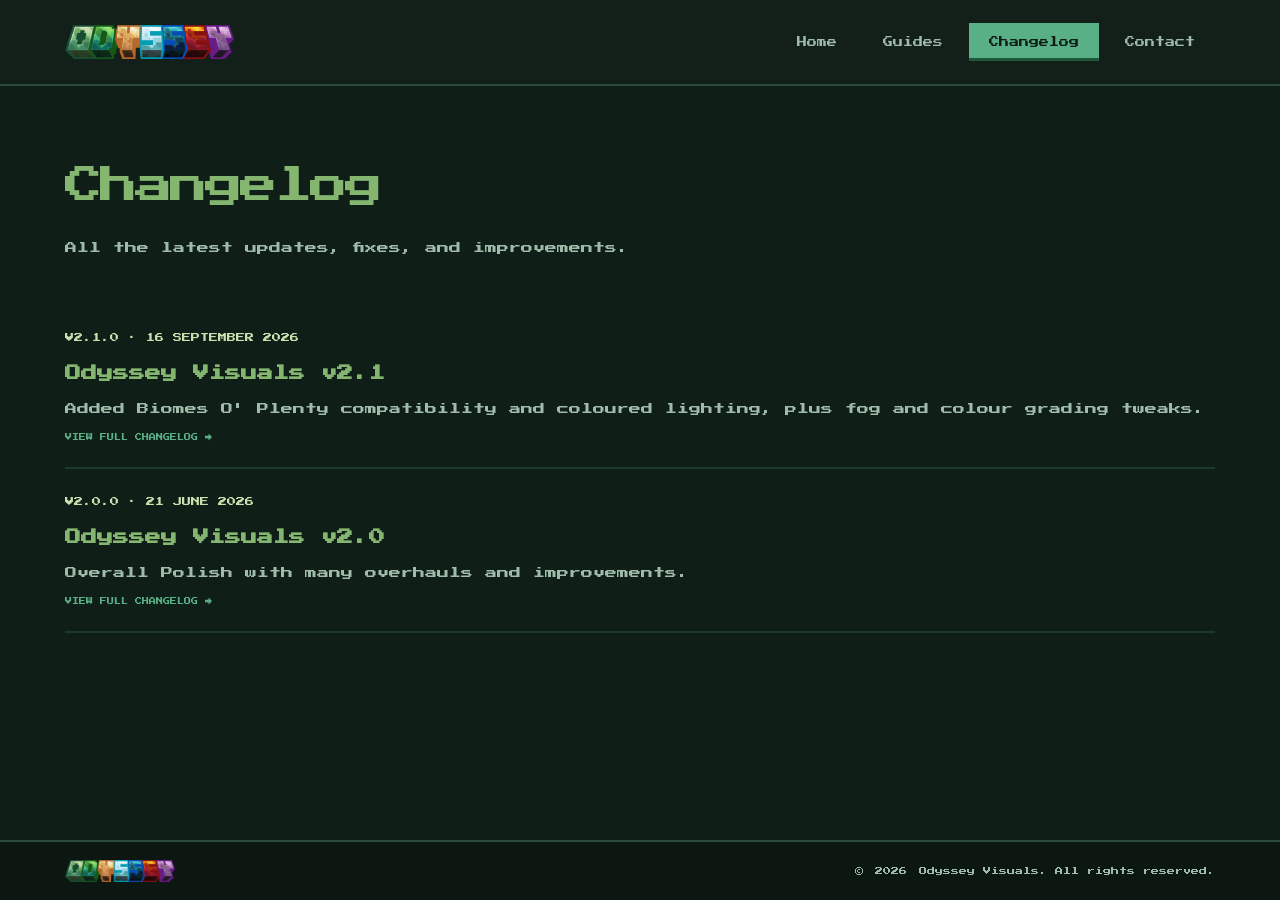
<file: changelog/index.html>
<!doctype html>
<html lang="en">
<head>
<meta charset="utf-8">
<meta name="viewport" content="width=device-width,initial-scale=1">
<title>Changelog | Odyssey Visuals</title>
<meta name="description" content="Release history for Odyssey Visuals, a cinematic visual pack for Minecraft Bedrock.">
<link rel="canonical" href="https://odysseyvisuals.github.io/changelog/">
<link rel="icon" href="/assets/favicon.webp" type="image/webp">
<link rel="preconnect" href="https://fonts.googleapis.com">
<link rel="preconnect" href="https://fonts.gstatic.com" crossorigin>
<link rel="stylesheet" href="https://fonts.googleapis.com/css2?family=Manrope:wght@400;600;700;800&family=Press+Start+2P&display=swap" media="print" onload="this.media='all'">
<noscript><link rel="stylesheet" href="https://fonts.googleapis.com/css2?family=Manrope:wght@400;600;700;800&family=Press+Start+2P&display=swap"></noscript>
<link rel="stylesheet" href="/styles.css">
</head>
<body data-page="changelog">
<a class="skip-link" href="#main">Skip to content</a>
<header class="site-header" id="site-header"></header>

<main id="main">
  <section class="content-section">
    <div class="shell page-intro">
      <h1>Changelog</h1>
      <p>All the latest updates, fixes, and improvements.</p>
    </div>
    <div class="shell changelog" id="changelog-list"></div>
  </section>
</main>

<dialog class="lightbox changelog-modal" aria-label="Full changelog entry">
  <button class="lightbox-close" aria-label="Close changelog entry">×</button>
  <div id="changelog-modal-body"></div>
</dialog>

<footer class="site-footer" id="site-footer"></footer>
<script src="/content.js" defer></script>
<script src="/site.js" defer></script>
<script src="/script.js" defer></script>
</body>
</html>
</file>
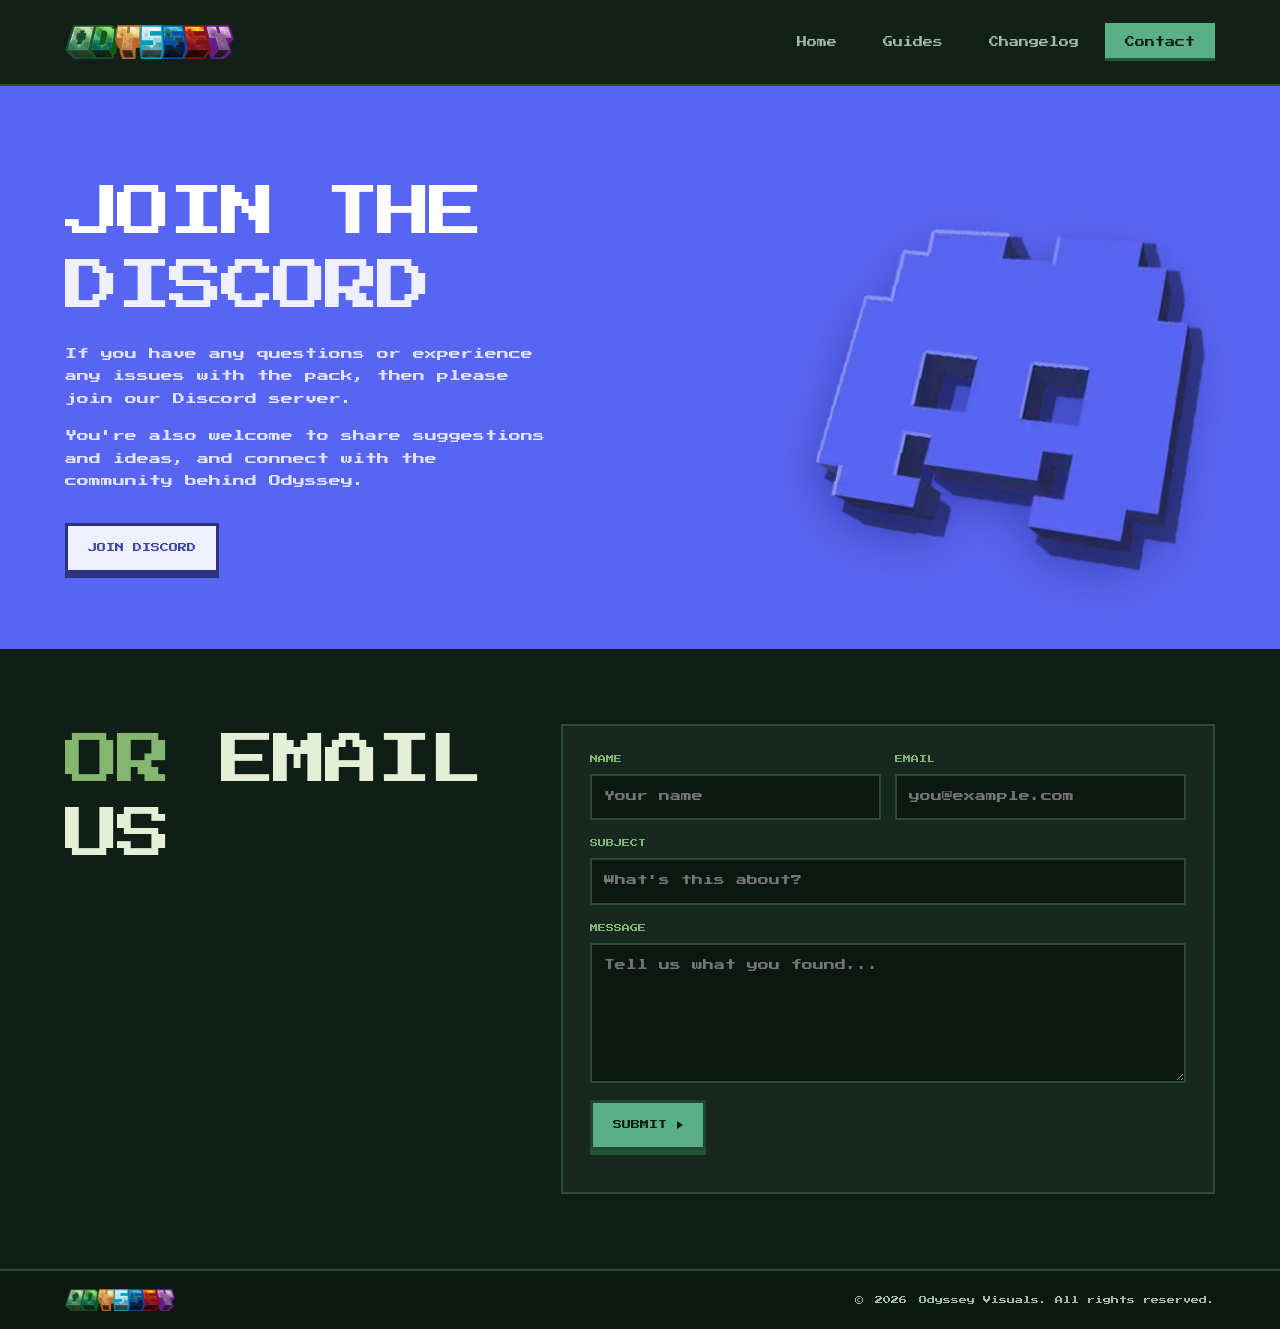
<file: contact/index.html>
<!doctype html>
<html lang="en">
<head>
<meta charset="utf-8">
<meta name="viewport" content="width=device-width,initial-scale=1">
<title>Contact | Odyssey Visuals</title>
<meta name="description" content="Report a bug, send feedback, or join the Odyssey Visuals Discord community.">
<link rel="canonical" href="https://odysseyvisuals.github.io/contact/">
<link rel="icon" href="/assets/favicon.webp" type="image/webp">
<link rel="preconnect" href="https://fonts.googleapis.com">
<link rel="preconnect" href="https://fonts.gstatic.com" crossorigin>
<link rel="stylesheet" href="https://fonts.googleapis.com/css2?family=Manrope:wght@400;600;700;800&family=Press+Start+2P&display=swap" media="print" onload="this.media='all'">
<noscript><link rel="stylesheet" href="https://fonts.googleapis.com/css2?family=Manrope:wght@400;600;700;800&family=Press+Start+2P&display=swap"></noscript>
<link rel="stylesheet" href="/styles.css">
</head>
<body data-page="contact">
<a class="skip-link" href="#main">Skip to content</a>
<header class="site-header" id="site-header"></header>

<main id="main">
  <section class="discord-section">
    <div class="shell discord-inner">
      <div class="discord-copy">
        <h2>JOIN THE <em>DISCORD</em></h2>
        <p class="discord-copy-full">If you have any questions or experience any issues with the pack, then please join our Discord server.</p>
        <p class="discord-copy-full">You're also welcome to share suggestions and ideas, and connect with the community behind Odyssey.</p>
        <p class="discord-copy-short">Questions, bugs, ideas — join our Discord and let's talk.</p>
        <a id="discord-link" class="mc-button primary shine-btn" href="#" target="_blank" rel="noreferrer">JOIN DISCORD</a>
      </div>
      <img class="discord-float" src="/assets/discord-logo.webp" alt="Odyssey Visuals Discord">
    </div>
  </section>

  <section class="content-section email-section">
    <div class="shell email-inner">
      <div class="email-copy">
        <h2>OR <em>EMAIL US</em></h2>
      </div>

      <!-- This form is submitted via JS (see script.js's initContactForm),
           not a plain HTML POST, so it can fail over automatically.
           It first sends to SITE.formEndpoint (Formspree — set that up at
           formspree.io and put the URL in content.js). Formspree is blocked
           outright in some countries/networks, so if it doesn't respond
           within 6 seconds, or errors, the same data is resubmitted to
           Web3Forms using SITE.web3formsAccessKey (get a free key at
           web3forms.com and put it in content.js). The "action"/"method"
           attributes below are just a no-JS fallback shell. -->
      <form class="pixel-panel contact-form" method="POST" action="https://formspree.io/f/moeqarqb" data-form="feedback">
        <div class="form-row">
          <label>NAME<input name="name" required autocomplete="name" placeholder="Your name"></label>
          <label>EMAIL<input name="email" type="email" required autocomplete="email" placeholder="you@example.com"></label>
        </div>
        <label>SUBJECT<input name="subject" required placeholder="What's this about?"></label>
        <label>MESSAGE<textarea name="message" rows="6" required placeholder="Tell us what you found..."></textarea></label>
        <button class="mc-button primary" type="submit">SUBMIT <span class="mc-icon-arrow"></span></button>
        <p class="form-status" aria-live="polite"></p>
      </form>
    </div>
  </section>
</main>

<footer class="site-footer" id="site-footer"></footer>
<script src="/content.js" defer></script>
<script src="/site.js" defer></script>
<script src="/script.js" defer></script>
</body>
</html>
</file>
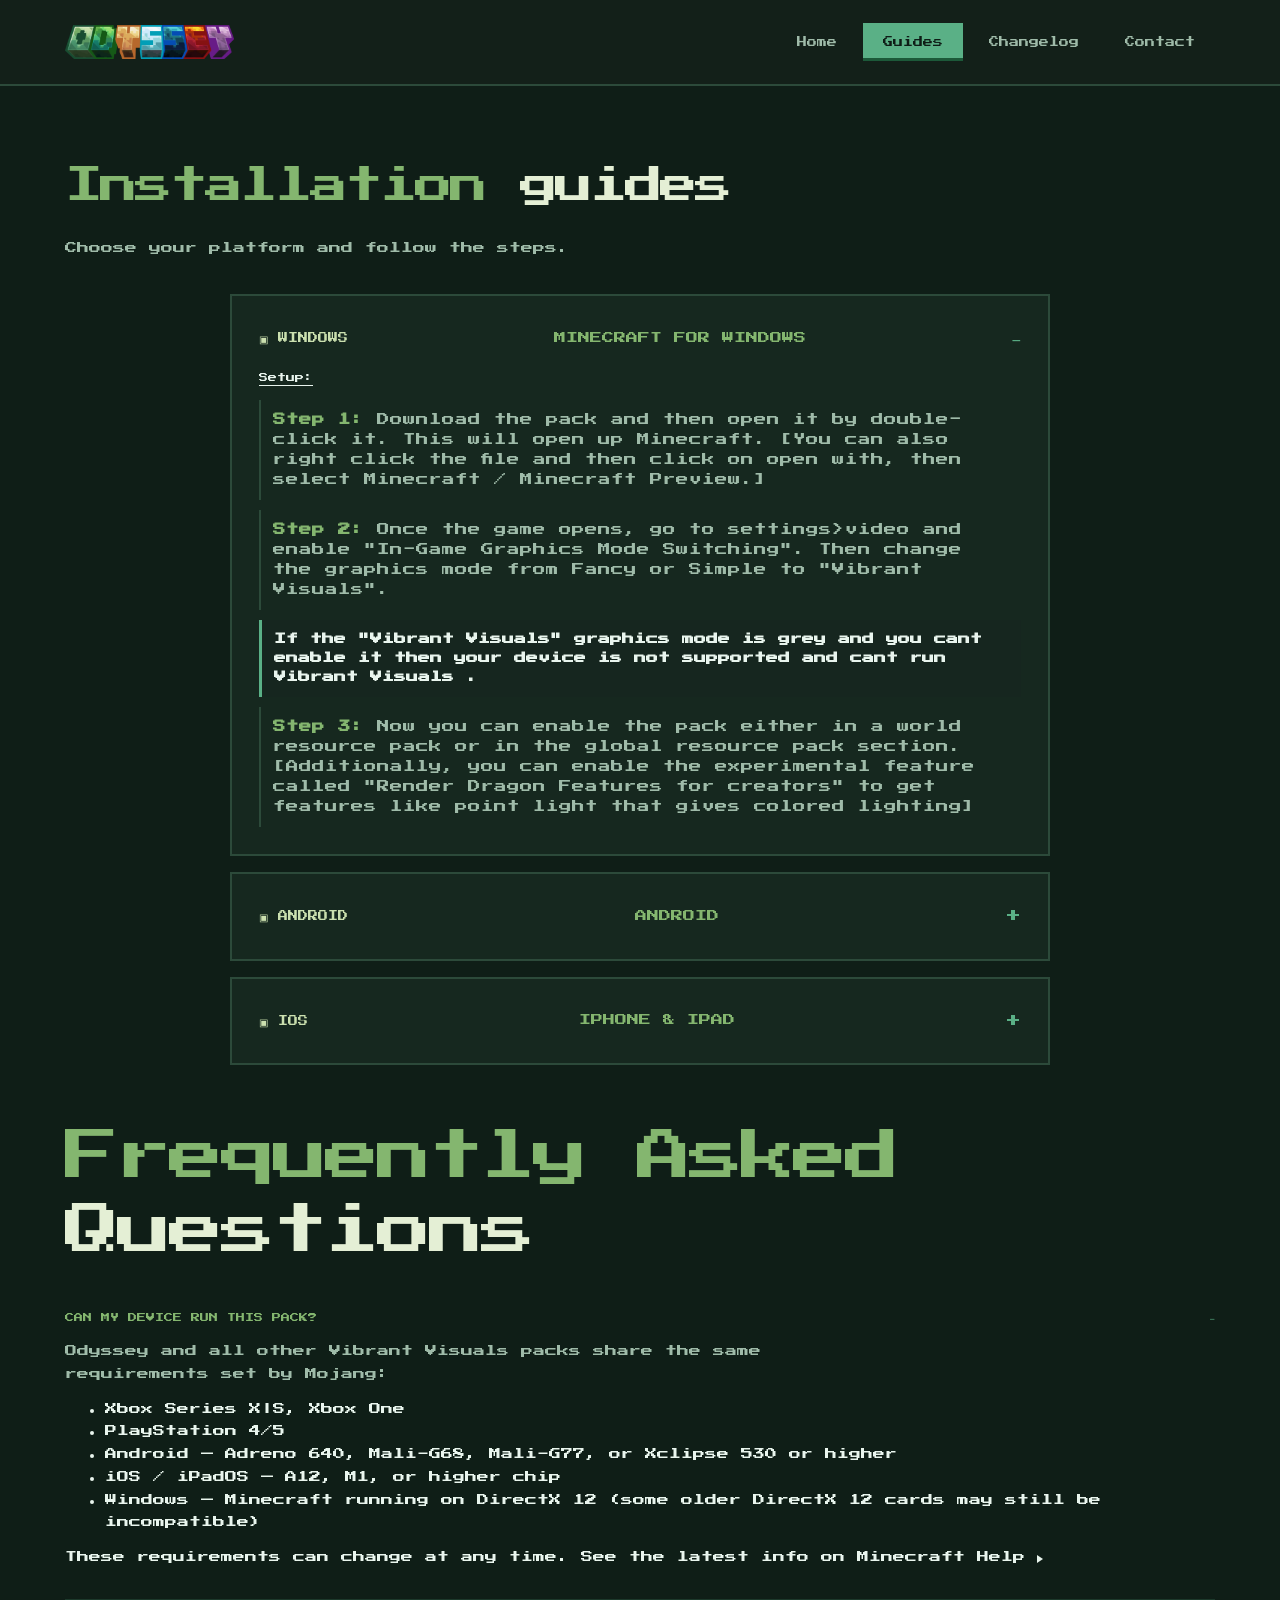
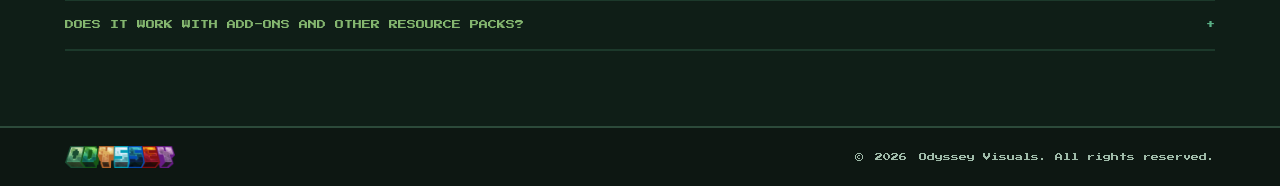
<file: guides/index.html>
<!doctype html>
<html lang="en">
<head>
<meta charset="utf-8">
<meta name="viewport" content="width=device-width,initial-scale=1">
<title>Installation Guides | Odyssey Visuals</title>
<meta name="description" content="Step-by-step installation guides for Odyssey Visuals on Windows, Android, and iOS/iPadOS, plus frequently asked questions.">
<link rel="canonical" href="https://odysseyvisuals.github.io/guides/">
<link rel="icon" href="/assets/favicon.webp" type="image/webp">
<link rel="preconnect" href="https://fonts.googleapis.com">
<link rel="preconnect" href="https://fonts.gstatic.com" crossorigin>
<link rel="stylesheet" href="https://fonts.googleapis.com/css2?family=Manrope:wght@400;600;700;800&family=Press+Start+2P&display=swap" media="print" onload="this.media='all'">
<noscript><link rel="stylesheet" href="https://fonts.googleapis.com/css2?family=Manrope:wght@400;600;700;800&family=Press+Start+2P&display=swap"></noscript>
<link rel="stylesheet" href="/styles.css">
</head>
<body data-page="guides">
<a class="skip-link" href="#main">Skip to content</a>
<header class="site-header" id="site-header"></header>

<main id="main">
  <section class="content-section">
    <div class="shell page-intro">
      <h1>Installation <em>guides</em></h1>
      <p>Choose your platform and follow the steps.</p>
    </div>
    <div class="shell guides-grid" id="guides-grid"></div>
    <div class="shell faq">
      <h2>Frequently Asked<em> Questions</em></h2>
      <div id="faq-list"></div>
    </div>
  </section>
</main>

<footer class="site-footer" id="site-footer"></footer>
<script src="/content.js" defer></script>
<script src="/site.js" defer></script>
<script src="/script.js" defer></script>
</body>
</html>
</file>
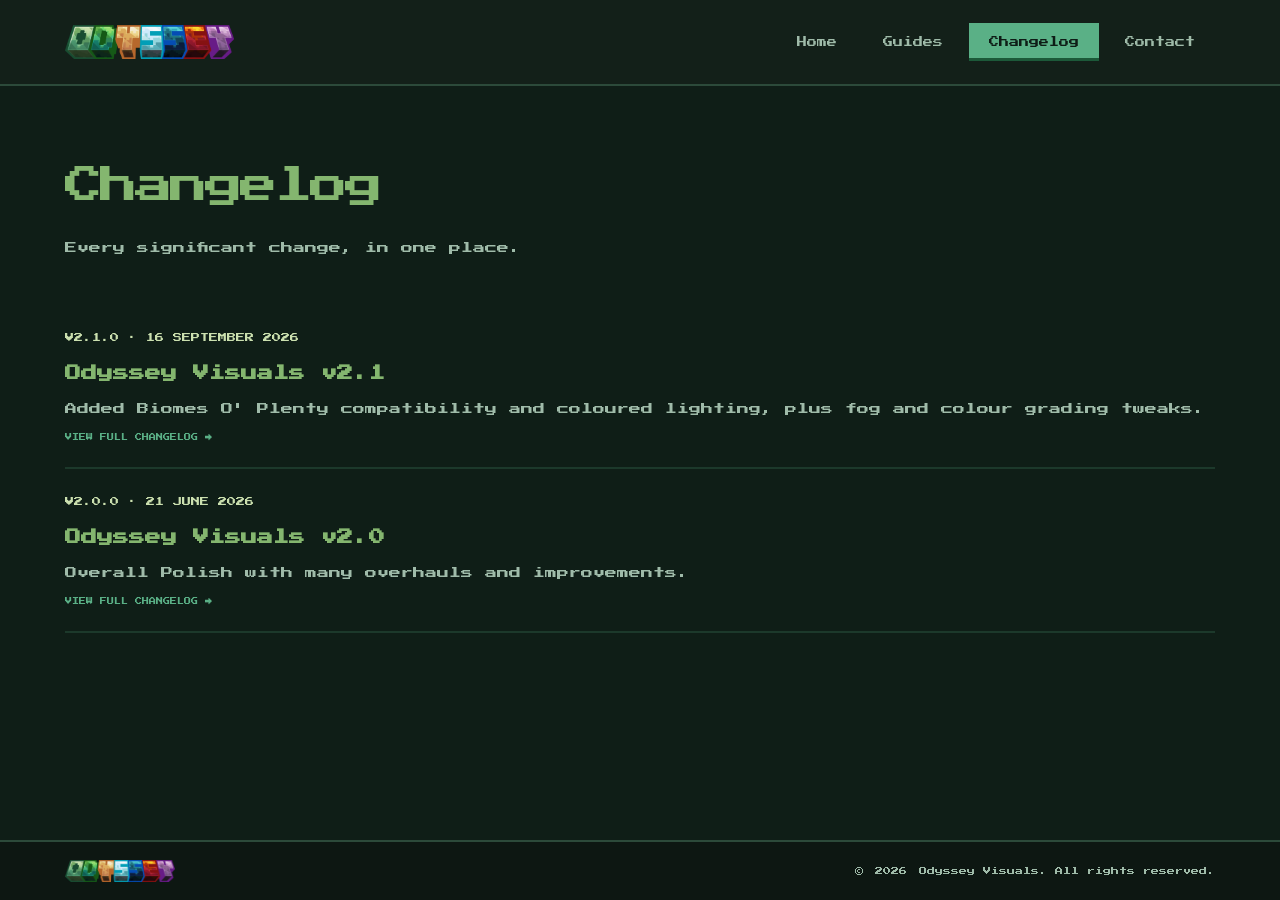
<file: changelog.html>
<!doctype html>
<html lang="en">
<head>
<meta charset="utf-8">
<meta name="viewport" content="width=device-width,initial-scale=1">
<title>Changelog | Odyssey Visuals</title>
<meta name="description" content="Release history for Odyssey Visuals, a cinematic visual pack for Minecraft Bedrock.">
<link rel="canonical" href="https://odysseyvisuals.example.com/changelog.html">
<link rel="icon" href="assets/favicon.png" type="image/png">
<link rel="preconnect" href="https://fonts.googleapis.com">
<link rel="preconnect" href="https://fonts.gstatic.com" crossorigin>
<link rel="stylesheet" href="https://fonts.googleapis.com/css2?family=Manrope:wght@400;600;700;800&family=Press+Start+2P&display=swap">
<link rel="stylesheet" href="styles.css">
</head>
<body data-page="changelog">
<a class="skip-link" href="#main">Skip to content</a>
<header class="site-header" id="site-header"></header>

<main id="main">
  <section class="content-section">
    <div class="shell page-intro">
      <h1>Changelog</h1>
      <p>Every significant change, in one place.</p>
    </div>
    <div class="shell changelog" id="changelog-list"></div>
  </section>
</main>

<dialog class="lightbox changelog-modal" aria-label="Full changelog entry">
  <button class="lightbox-close" aria-label="Close changelog entry">×</button>
  <div id="changelog-modal-body"></div>
</dialog>

<footer class="site-footer" id="site-footer"></footer>
<script src="content.js"></script>
<script src="site.js"></script>
<script src="script.js"></script>
</body>
</html>
</file>
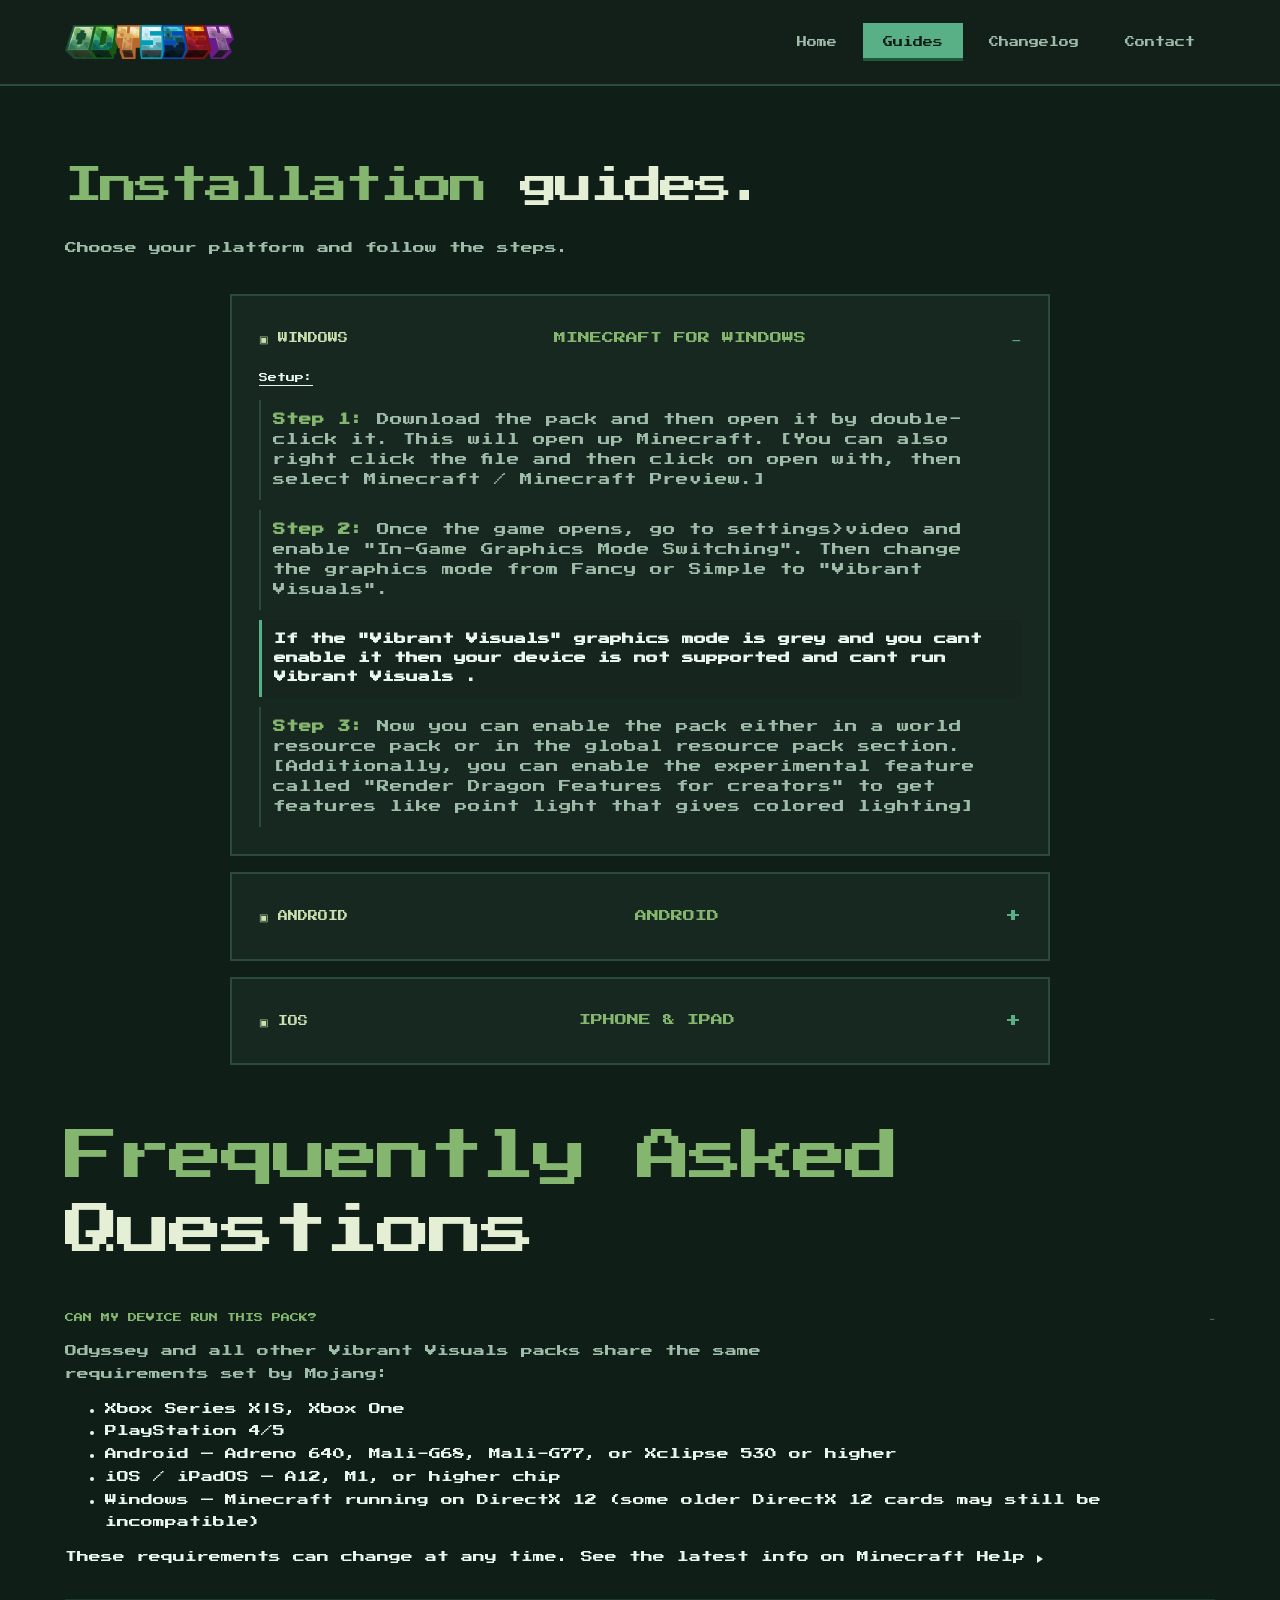
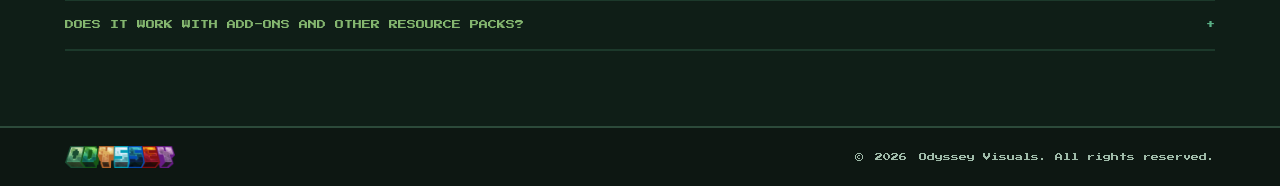
<file: guides.html>
<!doctype html>
<html lang="en">
<head>
<meta charset="utf-8">
<meta name="viewport" content="width=device-width,initial-scale=1">
<title>Installation Guides | Odyssey Visuals</title>
<meta name="description" content="Step-by-step installation guides for Odyssey Visuals on Windows, Android, and iOS/iPadOS, plus frequently asked questions.">
<link rel="canonical" href="https://odysseyvisuals.example.com/guides.html">
<link rel="icon" href="assets/favicon.png" type="image/png">
<link rel="preconnect" href="https://fonts.googleapis.com">
<link rel="preconnect" href="https://fonts.gstatic.com" crossorigin>
<link rel="stylesheet" href="https://fonts.googleapis.com/css2?family=Manrope:wght@400;600;700;800&family=Press+Start+2P&display=swap">
<link rel="stylesheet" href="styles.css">
</head>
<body data-page="guides">
<a class="skip-link" href="#main">Skip to content</a>
<header class="site-header" id="site-header"></header>

<main id="main">
  <section class="content-section">
    <div class="shell page-intro">
      <h1>Installation <em>guides.</em></h1>
      <p>Choose your platform and follow the steps.</p>
    </div>
    <div class="shell guides-grid" id="guides-grid"></div>
    <div class="shell faq">
      <h2>Frequently Asked<em> Questions</em></h2>
      <div id="faq-list"></div>
    </div>
  </section>
</main>

<footer class="site-footer" id="site-footer"></footer>
<script src="content.js"></script>
<script src="site.js"></script>
<script src="script.js"></script>
</body>
</html>
</file>
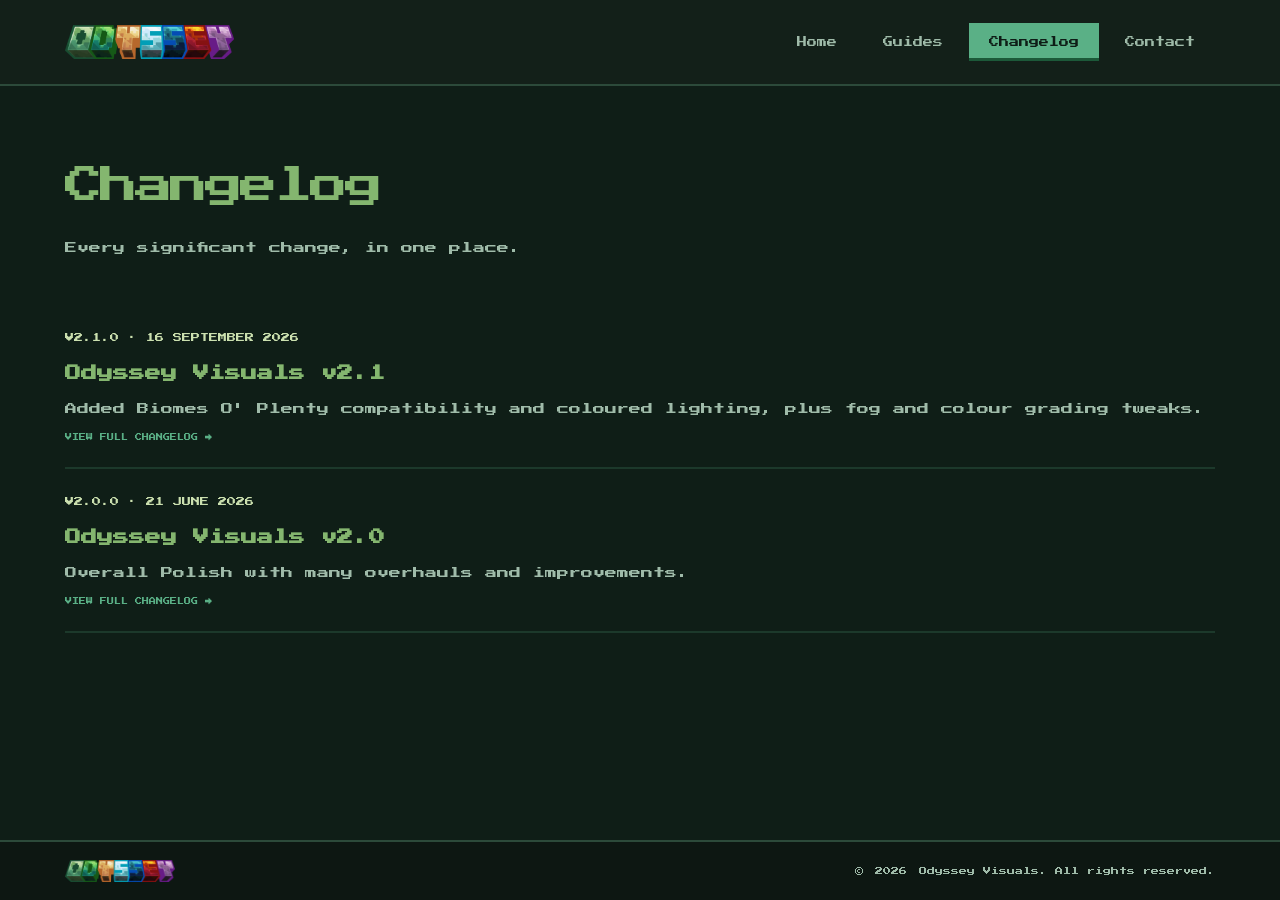
<file: changelog/changelog.html>
<!doctype html>
<html lang="en">
<head>
<meta charset="utf-8">
<meta name="viewport" content="width=device-width,initial-scale=1">
<title>Changelog | Odyssey Visuals</title>
<meta name="description" content="Release history for Odyssey Visuals, a cinematic visual pack for Minecraft Bedrock.">
<link rel="canonical" href="https://odysseyvisuals.example.com/changelog/">
<link rel="icon" href="/assets/favicon.png" type="image/png">
<link rel="preconnect" href="https://fonts.googleapis.com">
<link rel="preconnect" href="https://fonts.gstatic.com" crossorigin>
<link rel="stylesheet" href="https://fonts.googleapis.com/css2?family=Manrope:wght@400;600;700;800&family=Press+Start+2P&display=swap">
<link rel="stylesheet" href="/styles.css">
</head>
<body data-page="changelog">
<a class="skip-link" href="#main">Skip to content</a>
<header class="site-header" id="site-header"></header>

<main id="main">
  <section class="content-section">
    <div class="shell page-intro">
      <h1>Changelog</h1>
      <p>Every significant change, in one place.</p>
    </div>
    <div class="shell changelog" id="changelog-list"></div>
  </section>
</main>

<dialog class="lightbox changelog-modal" aria-label="Full changelog entry">
  <button class="lightbox-close" aria-label="Close changelog entry">×</button>
  <div id="changelog-modal-body"></div>
</dialog>

<footer class="site-footer" id="site-footer"></footer>
<script src="/content.js"></script>
<script src="/site.js"></script>
<script src="/script.js"></script>
</body>
</html>
</file>
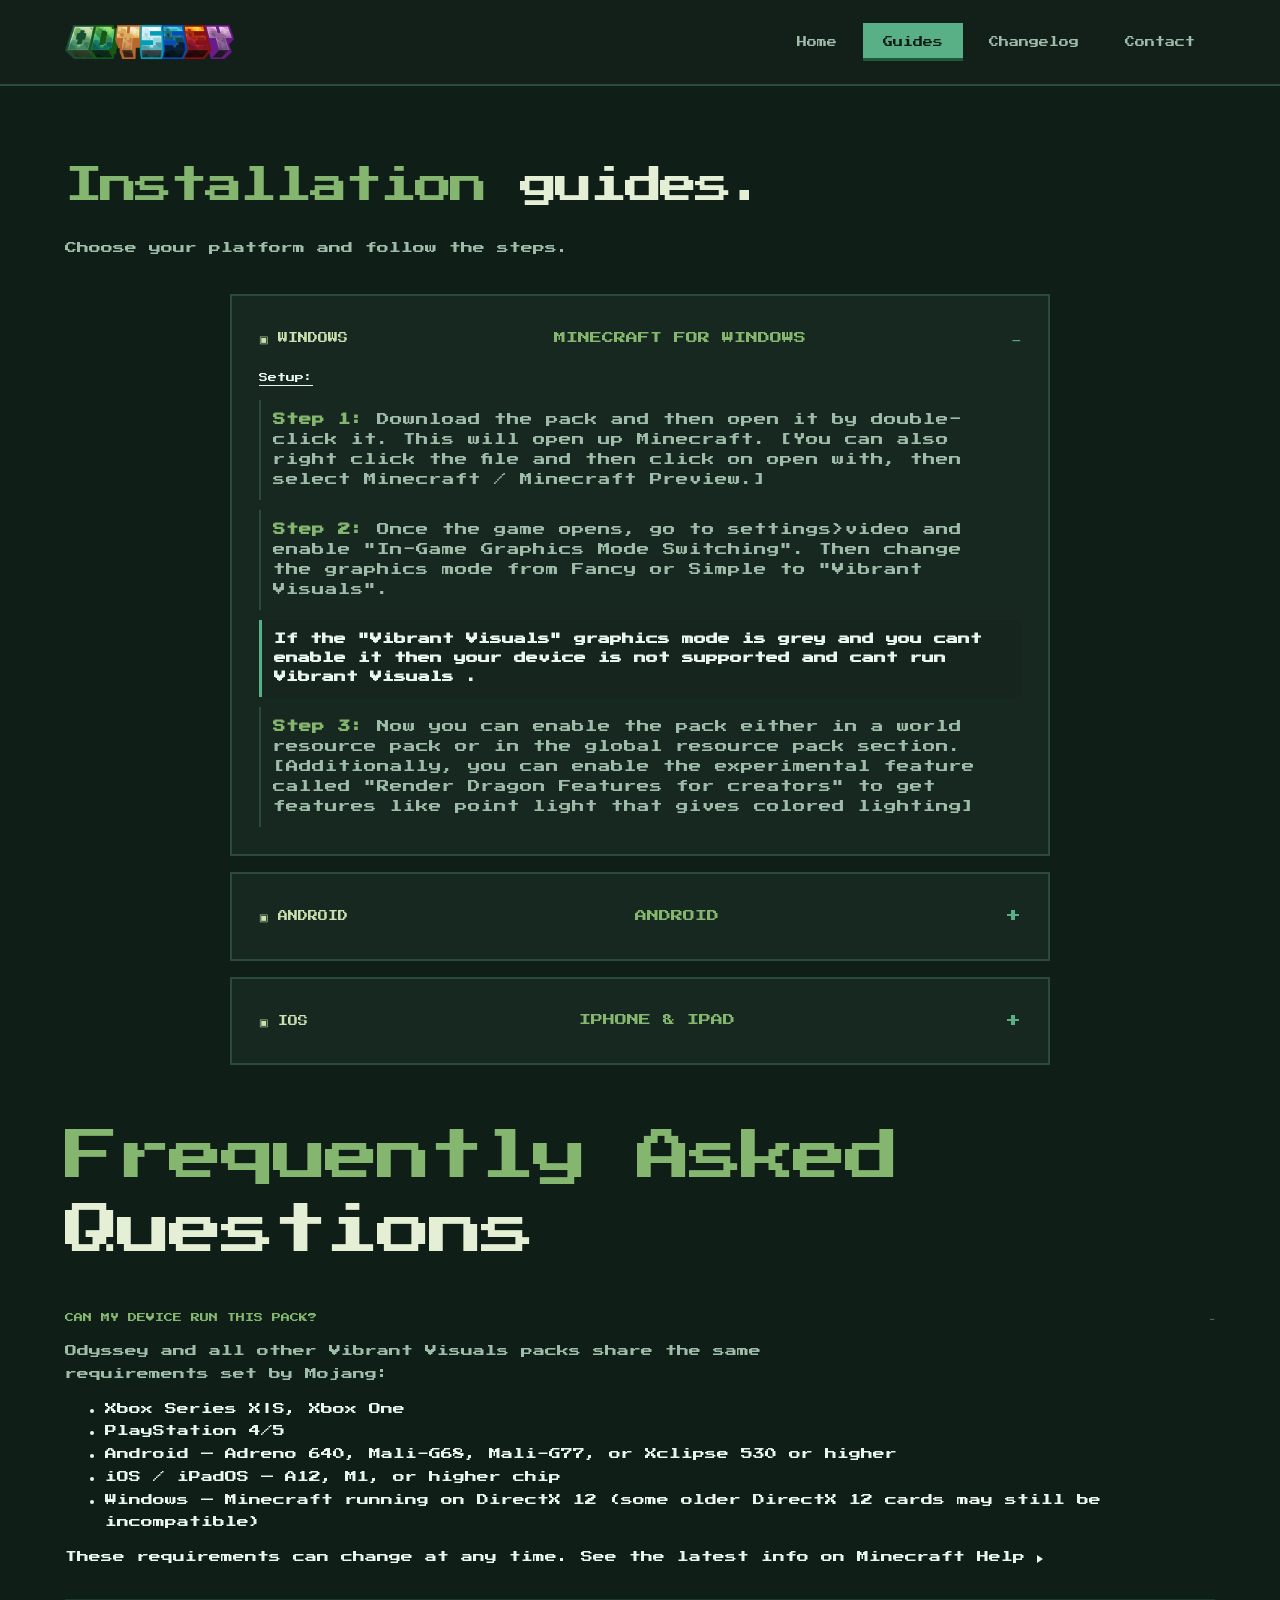
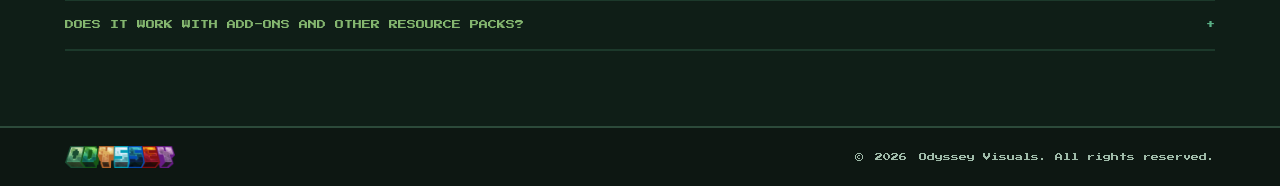
<file: guides/guides.html>
<!doctype html>
<html lang="en">
<head>
<meta charset="utf-8">
<meta name="viewport" content="width=device-width,initial-scale=1">
<title>Installation Guides | Odyssey Visuals</title>
<meta name="description" content="Step-by-step installation guides for Odyssey Visuals on Windows, Android, and iOS/iPadOS, plus frequently asked questions.">
<link rel="canonical" href="https://odysseyvisuals.example.com/guides/">
<link rel="icon" href="/assets/favicon.png" type="image/png">
<link rel="preconnect" href="https://fonts.googleapis.com">
<link rel="preconnect" href="https://fonts.gstatic.com" crossorigin>
<link rel="stylesheet" href="https://fonts.googleapis.com/css2?family=Manrope:wght@400;600;700;800&family=Press+Start+2P&display=swap">
<link rel="stylesheet" href="/styles.css">
</head>
<body data-page="guides">
<a class="skip-link" href="#main">Skip to content</a>
<header class="site-header" id="site-header"></header>

<main id="main">
  <section class="content-section">
    <div class="shell page-intro">
      <h1>Installation <em>guides.</em></h1>
      <p>Choose your platform and follow the steps.</p>
    </div>
    <div class="shell guides-grid" id="guides-grid"></div>
    <div class="shell faq">
      <h2>Frequently Asked<em> Questions</em></h2>
      <div id="faq-list"></div>
    </div>
  </section>
</main>

<footer class="site-footer" id="site-footer"></footer>
<script src="/content.js"></script>
<script src="/site.js"></script>
<script src="/script.js"></script>
</body>
</html>
</file>
<file: styles.css>
:root{
  --bg:#0f1e17;
  --panel:#16281f;
  --panel-line:#2c4a3a;
  --ink:#e9f5ee;
  --muted:#9fbba9;
  --jade:#5ab086;
  --jade-light:#84b66f;
  --jade-deep:#1c5939;
  --mist:#cbe0af;
  --mint:#e4efd5;
  --line:#5ab0862e;
  --discord:#5865f2;
  --discord-dark:#3c45a5;
  --discord-light:#eef0ff;
  --pixel:'Press Start 2P',monospace
}

::selection{background:var(--jade);color:var(--bg)}
::-moz-selection{background:var(--jade);color:var(--bg)
}
*{box-sizing:border-box}
html{scroll-behavior:smooth;height:100%}
body{margin:0;background:var(--bg);color:var(--ink);font:12px/1.9 var(--pixel);min-height:100%;display:flex;flex-direction:column}
main{flex:1 0 auto}
.site-header,.site-footer{flex-shrink:0}
.shell{width:min(1150px,calc(100% - 48px));margin:auto}
.skip-link{position:fixed;top:-60px;left:20px;z-index:20;background:var(--jade);color:#0e1c16;padding:8px}
.skip-link:focus{top:15px}
a{color:inherit;text-decoration:none}
h1,h2,h3,p{margin-top:0}
h1,h2{font:clamp(27px,4.4vw,55px)/1.35 var(--pixel);letter-spacing:-3px;margin-bottom:25px;color:var(--jade-light)}
h1 em,h2 em{font-style:normal;color:var(--mint)}
.pixel-tag{font:8px/1.7 var(--pixel);color:var(--jade);margin:0 0 22px;line-height:1.7}

/* ---------- Header ---------- */
.site-header{position:relative;z-index:8;border-bottom:2px solid var(--panel-line);background:#132019}
.nav{min-height:84px;display:flex;align-items:center;justify-content:space-between;gap:20px}
.brand{display:inline-flex;align-items:center}
.brand img{height:34px;width:auto;display:block}
.nav-links{display:flex;align-items:center;gap:6px}
.nav-links a{padding:14px 20px;color:var(--muted);font:10px/1 var(--pixel);border:none;white-space:nowrap;border-radius:0;transition:background .15s,color .15s}
.nav-links a:hover{color:var(--ink);background:#1e332a}
.nav-links a.active{
  color:#0e1c16;
  background:var(--jade);
  box-shadow:inset 0 -3px 0 0 #1c5939;
}
.menu-toggle{display:none}

/* ---------- Buttons / stats ---------- */
.actions{display:flex;gap:14px;flex-wrap:wrap;margin:30px 0 20px}
.mc-button{
  position:relative;
  display:inline-flex;
  align-items:center;
  gap:10px;
  background:#3d5747;
  color:var(--ink);
  padding:15px 20px;
  font:9px/1.5 var(--pixel);
  border:3px solid #1c2b22;
  border-radius:0;
  box-shadow:0 5px 0 0 #1e3327;
  transform:translateY(0);
  transition:transform .12s ease,box-shadow .12s ease,filter .1s ease;
}
.mc-button:hover{
  filter:brightness(1.15);
  transform:translateY(-3px);
  box-shadow:0 8px 0 0 #1e3327;
}
.mc-button:active{
  transform:translateY(2px);
  box-shadow:0 2px 0 0 #1e3327;
  filter:brightness(.9);
}
.mc-button.primary{
  background:var(--jade);
  color:#0e1c16;
  border-color:#234533;
  box-shadow:0 5px 0 0 #1c5939;
}
.mc-button.primary:hover{
  box-shadow:0 8px 0 0 #1c5939;
}
.mc-button.primary:active{
  box-shadow:0 2px 0 0 #1c5939;
}
.mc-icon-arrow{display:inline-block;width:0;height:0;border-top:4px solid transparent;border-bottom:4px solid transparent;border-left:6px solid currentColor;vertical-align:middle}
.mc-icon-arrow-left{display:inline-block;width:0;height:0;border-top:4px solid transparent;border-bottom:4px solid transparent;border-right:6px solid currentColor;vertical-align:middle}
.mc-icon-down{display:inline-block;width:0;height:0;border-left:4px solid transparent;border-right:4px solid transparent;border-top:6px solid currentColor;vertical-align:middle}
.mc-icon-download{position:relative;z-index:2;isolation:isolate;display:inline-flex;align-items:center;justify-content:center;width:14px;height:18px;vertical-align:middle;image-rendering:pixelated;image-rendering:crisp-edges}
.mc-icon-download img{width:100%;height:100%;display:block;position:relative;z-index:1}
.stat-row{display:flex;flex-wrap:wrap;gap:20px;color:var(--muted);font:8px/1.5 var(--pixel)}

/* ---------- Hero ---------- */
.hero-banner{padding:0 0 60px;min-height:520px;display:flex;flex-direction:column;align-items:center;justify-content:center;position:relative;background:url('/assets/hero-banner.webp') center/cover no-repeat,#152219}
.hero-banner-scrim{position:absolute;inset:0;background:linear-gradient(180deg,#101c17cc,#101c1766 45%,#101c17e6)}
.hero-banner-inner{position:relative;z-index:1;text-align:center;display:flex;flex-direction:column;align-items:center;padding:70px 0}
img{-webkit-user-drag:none;user-drag:none;-webkit-touch-callout:none;user-select:none}
.hero-logo{width:min(640px,85%);height:auto}
.hero-banner-inner .pixel-tag{margin:26px 0 6px;text-align:center}
.hero-banner-inner .actions{justify-content:center;margin:56px 0 0}
.hero-banner-inner .stat-row{justify-content:center}

/* ---------- Promo banner ---------- */
.promo-banner{position:relative;overflow:hidden;min-height:var(--promo-height,320px);display:flex;align-items:center;justify-content:center;background:#14181a;border-top:2px solid var(--panel-line);border-bottom:2px solid var(--panel-line)}
.promo-banner[hidden]{display:none}
.promo-banner-media{position:absolute;inset:0;z-index:0;width:100%;height:100%;object-fit:cover;object-position:center var(--promo-focal-y,50%)}
.promo-banner-scrim{position:absolute;inset:0;z-index:1;background:linear-gradient(180deg,var(--promo-scrim-top,#0a0c0db3),var(--promo-scrim-bottom,#0a0c0de6))}
.promo-banner-inner{position:relative;z-index:2;text-align:center;padding:var(--promo-text-border-padding,64px 0);box-sizing:border-box;color:var(--promo-text-color,inherit);border:var(--promo-text-border,none);border-radius:var(--promo-text-border-radius,0);margin:0 auto}
.promo-banner-headline{font:clamp(19px,3.2vw,32px)/1.5 var(--pixel);letter-spacing:-2px;margin:0 0 14px;color:inherit}
.promo-banner-subtext{max-width:560px;margin:0 auto;color:inherit;font-size:13px;opacity:.85}
@media(max-width:520px){
  .promo-banner{min-height:var(--promo-height-mobile,250px)}
  .promo-banner-media{object-position:center var(--promo-focal-y-mobile,50%)}
  .promo-banner-inner{padding:var(--promo-text-border-padding,42px 0)}
}

/* ---------- Sections ---------- */
.block-section{padding:88px 0}
.intro{background:var(--panel)}
.two-col{display:grid;grid-template-columns:1fr .9fr;gap:80px;align-items:end}
.two-col>p{color:var(--muted);font-size:14px}
.home-cards{display:grid;grid-template-columns:repeat(3,1fr);gap:15px;margin-top:55px}
.path-card{min-height:175px;padding:23px;display:flex;flex-direction:column;border:2px solid var(--panel-line);background:var(--panel);border-radius:0;transition:border-color .15s,transform .15s}
.path-card:hover{border-color:var(--jade);transform:translateY(-3px)}
.path-card span{font-size:31px;margin-bottom:auto;color:var(--jade)}
.path-card b{font:11px/1.5 var(--pixel)}
.path-card small{color:var(--muted);margin-top:12px;font:7px/1.5 var(--pixel)}

.update-strip{padding:70px 0;background:var(--panel);border-top:2px solid var(--panel-line);border-bottom:2px solid var(--panel-line)}
.update-inner{display:flex;justify-content:space-between;align-items:center;gap:30px}
.update-inner h2{font-size:27px;margin:0 0 12px}
.update-inner p:not(.pixel-tag){color:var(--muted);margin:0;font-size:12px}

.site-footer{border-top:2px solid var(--panel-line);background:#0d1712;padding:18px 0}
.footer-inner{display:flex;justify-content:space-between;gap:16px;align-items:center;color:var(--muted);font-size:8px}
.footer-inner p{font-size:8px;margin:0;line-height:1;display:flex;align-items:center;gap:4px}
.footer-brand{display:inline-flex;align-items:center}
.footer-brand img{height:22px;width:auto;display:block}
.footer-social a{color:var(--jade-light);text-decoration:underline}
.footer-social a:hover{color:var(--jade)}

.page-hero{padding:70px 0 52px;border-bottom:2px solid var(--panel-line);background:var(--panel)}
.page-hero h1{margin:0}
.page-hero p{max-width:680px;color:var(--muted)}
.page-intro{margin-bottom:34px}
.page-intro h1{font-size:clamp(24px,3.4vw,38px)}
.page-intro p:not(.pixel-tag){max-width:600px;color:var(--muted);margin-top:10px;font-size:12px}

/* ---------- Discord / email ---------- */
.discord-section{padding:90px 0 70px;margin-top:0;background:var(--discord);overflow:hidden}
.discord-inner{display:flex;align-items:center;justify-content:space-between;gap:50px}
.discord-copy{max-width:520px}
.discord-float{width:min(400px,40vw);height:auto;flex-shrink:0;filter:drop-shadow(0 18px 22px #23278477);transform:rotate(12deg);animation:discord-bob 4.5s ease-in-out infinite}
@keyframes discord-bob{
  0%,100%{transform:rotate(12deg) translateY(0)}
  50%{transform:rotate(12deg) translateY(-26px)}
}
.discord-section .pixel-tag{color:#c7cdff}
.discord-section h2{color:#fff;margin-bottom:18px}
.discord-section h2 em{color:var(--discord-light);font-style:normal}
.discord-copy>p:not(.pixel-tag){max-width:480px;margin:0 0 14px;color:#dfe2ff;font-size:12px}
.discord-copy>p:not(.pixel-tag)+a{margin-top:16px;display:inline-block}
.discord-copy-short{display:none}
.discord-section .mc-button.primary{
  background:var(--discord-light);
  color:var(--discord-dark);
  border-color:#2c3380;
  box-shadow:0 5px 0 0 #2c3380;
}
.discord-section .mc-button.primary:hover{box-shadow:0 8px 0 0 #2c3380}
.discord-section .mc-button.primary:active{box-shadow:0 2px 0 0 #2c3380}
.shine-btn{overflow:hidden;--shine:#5865f27a;--shine-blend:multiply}
.shine-btn::after{
  content:'';
  position:absolute;
  top:-40%;
  left:-60%;
  width:35%;
  height:180%;
  background:linear-gradient(115deg,transparent 0%,transparent 20%,var(--shine) 50%,transparent 80%,transparent 100%);
  transform:skewX(-20deg);
  animation:shine-sweep 3.2s ease-in-out infinite;
  pointer-events:none;
  mix-blend-mode:var(--shine-blend);
  z-index:0;
}
.shine-btn>*{position:relative;z-index:1}
@keyframes shine-sweep{
  0%{left:-60%}
  35%{left:130%}
  100%{left:130%}
}
@media(prefers-reduced-motion:reduce){
  .shine-btn::after{animation:none;display:none}
}
.download-trigger-btn{--shine:#ffffffc0;--shine-blend:screen}
.email-section{background:var(--bg)}
.email-inner{display:grid;grid-template-columns:.8fr 1.2fr;gap:60px}
.email-inner>.email-copy>p:not(.pixel-tag){color:var(--muted);font-size:12px}

/* ---------- Panels / features / guides ---------- */
.content-section{padding:75px 0}
.pixel-panel{background:var(--panel);border:2px solid var(--panel-line);border-radius:0;padding:27px}
.feature-grid{display:grid;grid-template-columns:repeat(2,1fr);gap:16px}
.feature-card h3,.guide h3{font:12px/1.6 var(--pixel);margin:0 0 16px;color:var(--jade-light)}
.feature-card p{color:var(--muted);font-size:12px;margin:0}
.feature-icon{color:var(--jade);font-size:27px;display:block;margin-bottom:28px}

.guides-grid{display:grid;grid-template-columns:1fr;gap:16px;max-width:820px;margin:0 auto}
.guide summary{cursor:pointer;list-style:none;display:flex;align-items:center;justify-content:space-between;gap:12px}
.guide summary::-webkit-details-marker{display:none}
.guide summary::after{content:'+';color:var(--jade);font-size:16px;flex-shrink:0}
.guide[open] summary::after{content:'−'}
.guide[open] summary{margin-bottom:18px}
.guide .platform{display:block;color:var(--mist);font:10px/1.5 var(--pixel)}
.guide summary h3{margin:0}
.guide a{color:var(--jade);text-decoration:underline}
.guide-setup-label{margin:0 0 14px;font:9px/1.6 var(--pixel);color:var(--ink);text-decoration:underline;text-underline-offset:3px}
.guide-setup{list-style:none;margin:0;padding:0;display:flex;flex-direction:column;gap:10px}
.guide-step{padding:10px 12px;border-left:2px solid var(--panel-line);color:var(--muted);font-size:12.5px;line-height:1.6}
.guide-step b{color:var(--jade-light)}
.guide-note{
  list-style:none;
  padding:10px 12px;
  background:#16261f;border-left:3px solid var(--jade);
  color:var(--ink);font-weight:600;font-size:12px;line-height:1.6;
}

.faq{margin-top:55px}
.faq details{border-bottom:2px solid var(--line);padding:16px 0}
.faq summary{cursor:pointer;font:9px/1.8 var(--pixel);color:var(--jade-light);list-style:none}
.faq summary:after{content:'+';float:right;color:var(--jade)}
.faq details[open] summary:after{content:'−'}
.faq p{max-width:700px;color:var(--muted);font-size:12px;margin:14px 0 0}

/* ---------- Gallery ---------- */
.gallery-intro{margin-bottom:34px}
.gallery-intro h1{font-size:clamp(24px,3.4vw,38px);display:flex;flex-wrap:wrap;gap:0 14px;align-items:baseline}
.gallery-intro p:not(.pixel-tag){max-width:600px;color:var(--muted);margin-top:10px;font-size:12px}
.gallery-intro p code{font:inherit;background:#0d1712;border:1px solid var(--panel-line);padding:2px 5px;color:var(--mist)}
.gallery-item{border:2px solid var(--panel-line);padding:0;background:var(--panel);position:relative;overflow:hidden;cursor:zoom-in;border-radius:0}
.gallery-item img{width:100%;height:100%;object-fit:cover;transition:transform .3s}
.gallery-item:hover img{transform:scale(1.05)}
.gallery-item span{position:absolute;left:10px;bottom:10px;padding:8px;background:#101c17e8;font:7px/1.5 var(--pixel);color:var(--jade-light)}
.home-gallery-grid{display:grid;grid-template-columns:repeat(2,1fr);gap:16px}
.home-gallery-grid .gallery-item{aspect-ratio:16/9;width:100%}
.home-gallery-grid .gallery-item img{width:100%;height:100%;object-fit:cover}

/* Sliding marquee gallery */
.marquee-gallery{display:flex;flex-direction:column;gap:16px;overflow:hidden}
.marquee-row{width:100%;overflow:hidden;-webkit-mask-image:linear-gradient(90deg,transparent,#000 6%,#000 94%,transparent);mask-image:linear-gradient(90deg,transparent,#000 6%,#000 94%,transparent)}
.marquee-track{display:flex;width:max-content;gap:16px;will-change:transform}
.marquee-row-left .marquee-track{animation:marquee-left 42s linear infinite}
.marquee-row-right .marquee-track{animation:marquee-right 42s linear infinite}
.marquee-row:hover .marquee-track{animation-play-state:paused}
.marquee-gallery .gallery-item{flex:0 0 auto;width:clamp(280px,34vw,440px);aspect-ratio:16/9;cursor:zoom-in}
.marquee-gallery .gallery-item img{width:100%;height:100%;object-fit:cover}

@keyframes marquee-left{from{transform:translateX(0)}to{transform:translateX(-50%)}}
@keyframes marquee-right{from{transform:translateX(-50%)}to{transform:translateX(0)}}

@media (prefers-reduced-motion:reduce){
  .marquee-track{animation:none !important}
}

.stats-strip{
  position:relative;
  z-index:2;
  margin-top:-46px;
  margin-bottom:-46px;
  display:flex;
  justify-content:center;
  gap:18px;
  width:min(620px,calc(100% - 48px));
}
.stat-block{
  flex:1;
  max-width:270px;
  display:flex;
  align-items:center;
  justify-content:center;
  gap:16px;
  padding:20px 24px;
  background:var(--panel);
  border:2px solid var(--panel-line);
}
.stat-icon{
  flex-shrink:0;
  width:32px;
  height:32px;
  image-rendering:pixelated;
  image-rendering:crisp-edges;
}
.stat-text{display:flex;flex-direction:column;justify-content:center;gap:8px}
.stat-block b{display:block;font:16px/1 var(--pixel);color:var(--mint);margin:0}
.stat-label{display:block;font:7px/1.5 var(--pixel);color:var(--muted);letter-spacing:.5px;white-space:nowrap;margin:0}
@media(max-width:520px){
  .stats-strip{flex-direction:column;margin-top:-30px;margin-bottom:-30px;gap:10px}
  .stat-block{max-width:none}
  .hero-banner{padding-bottom:70px}
}

.lightbox{max-width:min(950px,92vw);width:90vw;padding:14px;border:2px solid var(--jade-deep);background:var(--bg);color:var(--ink);border-radius:0}
.lightbox::backdrop{background:#0a120ecc}
.lightbox img{display:block;width:100%;max-height:78vh;object-fit:contain}
.lightbox-close{position:absolute;right:22px;top:22px;background:#16261f;color:var(--jade);border:2px solid var(--jade);font:20px var(--pixel);cursor:pointer;border-radius:0}

/* Gallery image popup: X sits outside the top-right corner of the image/dialog,
   and a small tag caption sits above the image, matching the grid-tile tag style. */
.lightbox:not(.download-modal):not(.changelog-modal){overflow:visible}
.lightbox:not(.download-modal):not(.changelog-modal) .lightbox-close{right:-14px;top:-14px}
.lightbox-tag{margin:0 0 10px;padding:8px 10px;display:inline-block;background:#101c17e8;border:1px solid var(--panel-line);font:7px/1.5 var(--pixel);color:var(--jade-light)}
.lightbox-tag:empty{display:none}

/* ---------- Download modal ---------- */
.download-modal{max-width:420px;width:90vw;padding:34px 28px 30px}
.download-modal-body h3{margin:0 0 26px}
.download-options{display:flex;flex-direction:column;gap:14px}
.download-options .download-source{
  justify-content:center;
  width:100%;
  background:var(--src);
  border-color:var(--src-dark);
  box-shadow:0 5px 0 0 var(--src-dark);
  color:#fff;
}
.download-options .download-source:hover{box-shadow:0 8px 0 0 var(--src-dark)}
.download-options .download-source:active{box-shadow:0 2px 0 0 var(--src-dark)}
@media(max-width:520px){
  .download-modal{padding:28px 20px 24px}
}

/* ---------- Contact form ---------- */
.contact-form label{display:block;font:8px/1.5 var(--pixel);color:var(--jade-light);margin-bottom:17px}
input,textarea{display:block;width:100%;margin-top:9px;padding:12px;border:2px solid var(--panel-line);background:#0d1712;color:var(--ink);font:11px/1.7 var(--pixel);outline:0;border-radius:0}
input:focus,textarea:focus{border-color:var(--jade)}
textarea{resize:vertical}
.form-row{display:grid;grid-template-columns:1fr 1fr;gap:14px}
.form-status{color:var(--jade);font-size:11px;margin:15px 0 0}

/* ---------- Changelog ---------- */
.changelog{margin-top:45px}
.change{padding:20px 0;border-bottom:2px solid var(--line);cursor:pointer;transition:padding-left .15s}
.change:hover,.change:focus-visible{padding-left:10px}
.change b{font:9px/1.6 var(--pixel);color:var(--mist)}
.change h3{font-size:16px;margin:10px 0;color:var(--jade-light)}
.change p{color:var(--muted);font-size:12px;margin:0}
.change-more{display:inline-block;margin-top:12px;font:7px/1.5 var(--pixel);color:var(--jade)}
.changelog-modal #changelog-modal-body b{font:9px/1.6 var(--pixel);color:var(--mist)}
.changelog-modal #changelog-modal-body h3{font-size:20px;margin:12px 0 20px;color:var(--jade-light)}
.changelog-modal .change-details{margin:0;padding-left:20px;color:var(--muted);font-size:13px;line-height:1.8}
.changelog-modal .change-details li{padding:4px 0}
.change-section{margin-bottom:18px}
.change-section:last-child{margin-bottom:0}
.change-section h4{
  display:flex;align-items:center;gap:8px;
  font:9px/1.6 var(--pixel);color:var(--ink);
  margin:0 0 8px;
}
.change-section h4::before{
  content:'';
  width:13px;height:13px;flex:none;
  border:2px solid var(--jade);
  background:transparent;
}
.change-note{
  list-style:none;margin-left:-20px;
  padding:10px 12px !important;
  background:#16261f;border-left:3px solid var(--jade);
  color:var(--ink);font-weight:600;font-size:12.5px;
}

/* ---------- Misc ---------- */
.reveal{opacity:0;transform:translateY(15px);transition:.55s}
.reveal.show{opacity:1;transform:none}
:focus-visible{outline:2px solid var(--jade);outline-offset:2px}
.error-page{min-height:100vh;display:flex;align-items:center;justify-content:center;padding:60px 0;text-align:center;position:relative;overflow:hidden;background:radial-gradient(ellipse at center 30%,#1a3226 0%,var(--bg) 70%)}
.error-page::before{content:'';position:absolute;inset:0;background-image:linear-gradient(var(--panel-line) 1px,transparent 1px),linear-gradient(90deg,var(--panel-line) 1px,transparent 1px);background-size:40px 40px;opacity:.15;pointer-events:none}
.error-inner{position:relative;z-index:1;display:flex;flex-direction:column;align-items:center}
.error-page .pixel-tag{justify-content:center;color:var(--jade-light)}
.error-code{
  font-size:clamp(90px,18vw,190px);
  line-height:.9;
  margin:8px 0 6px;
  color:var(--jade);
  letter-spacing:-4px;
  text-shadow:0 6px 0 var(--jade-deep);
}
.error-subtitle{
  font:clamp(15px,2.2vw,22px)/1.5 var(--pixel);
  letter-spacing:-1px;
  margin:0 0 16px;
  color:var(--ink);
}
.error-subtitle em{color:var(--mint);font-style:normal}
.error-page>.shell>p:not(.pixel-tag):not(.error-subtitle){color:var(--muted);font-size:14px}
.error-sprite{
  width:70px;height:128px;
  margin-bottom:18px;
  background-image:url('/assets/emote-touch.png');
  background-repeat:no-repeat;
  background-size:1050px 128px;
  image-rendering:pixelated;
  transform:scale(2);
  transform-origin:bottom center;
  animation:error-sprite-play 1.5s steps(15) infinite;
}
@keyframes error-sprite-play{
  from{background-position:0 0}
  to{background-position:-1050px 0}
}
@media(prefers-reduced-motion:reduce){
  .error-sprite{animation:none;background-position:0 0}
}

/* ---------- Responsive ---------- */
@media(max-width:850px){
  .menu-toggle{display:flex;flex-direction:column;gap:4px;background:transparent;border:0}
  .menu-toggle i{width:23px;height:3px;background:var(--jade)}
  .nav-links{display:none;position:absolute;left:24px;right:24px;top:75px;background:#132019;border:2px solid var(--panel-line);padding:16px;flex-direction:column;align-items:stretch;z-index:5;border-radius:0}
  .nav-links.is-open{display:flex}
  .nav-links a{padding:14px}
  .two-col,.email-inner{grid-template-columns:1fr;gap:38px}
  .discord-inner{flex-direction:column;text-align:center}
  .discord-copy{max-width:100%}
  .discord-copy>p:not(.pixel-tag){margin-left:auto;margin-right:auto}
  .discord-copy-full{display:none}
  .discord-copy-short{display:block}
  .guide{padding:18px 20px}
  .feature-grid{grid-template-columns:1fr 1fr}
  .update-inner{align-items:flex-start;flex-direction:column}
  .footer-inner{align-items:flex-start;flex-direction:column}
  .home-gallery-grid{grid-template-columns:1fr}
}
@media(max-width:520px){
  .shell{width:min(100% - 30px,1150px)}
  h1,h2{letter-spacing:-2px}
  .home-cards,.feature-grid{grid-template-columns:1fr}
  .form-row{grid-template-columns:1fr}
  .stat-row{gap:10px}
  .marquee-gallery{gap:10px}
  .marquee-gallery .gallery-item{width:clamp(200px,72vw,300px)}
  .marquee-track{gap:10px}
  .marquee-row-left .marquee-track,.marquee-row-right .marquee-track{animation-duration:26s}
  .footer-inner{font-size:7px}
  .hero-banner{min-height:400px}
  .hero-logo{width:90%}
  .discord-section{padding:56px 0}
  .discord-float{width:min(150px,55vw);height:auto}

  /* Gallery/changelog popups: use almost the full screen on mobile instead of
     shrinking to 90vw with extra padding — the image was rendering noticeably
     smaller than the viewport. Keep the browser's default fixed/centered
     dialog positioning (don't set position here) so it stays centered over
     the current viewport regardless of scroll position. */
  .lightbox{width:96vw;max-width:96vw;max-height:92vh;padding:10px 10px 14px;margin:auto}
  .lightbox:not(.download-modal):not(.changelog-modal){
    overflow:visible;
  }
  .lightbox:not(.download-modal):not(.changelog-modal) img{
    max-height:78vh;
    display:block;
  }
  .lightbox:not(.download-modal):not(.changelog-modal) .lightbox-close{
    right:-8px;
    top:-38px;
    z-index:5;
  }
  .lightbox-tag{font-size:6px;padding:6px 8px;margin-bottom:8px}
  .changelog-modal{max-height:88vh;overflow-y:auto}
}
@media(prefers-reduced-motion:reduce){
  .reveal{opacity:1;transform:none;transition:none}
  html{scroll-behavior:auto}
  .discord-float{animation:none;transform:rotate(12deg)}
}
</file>
